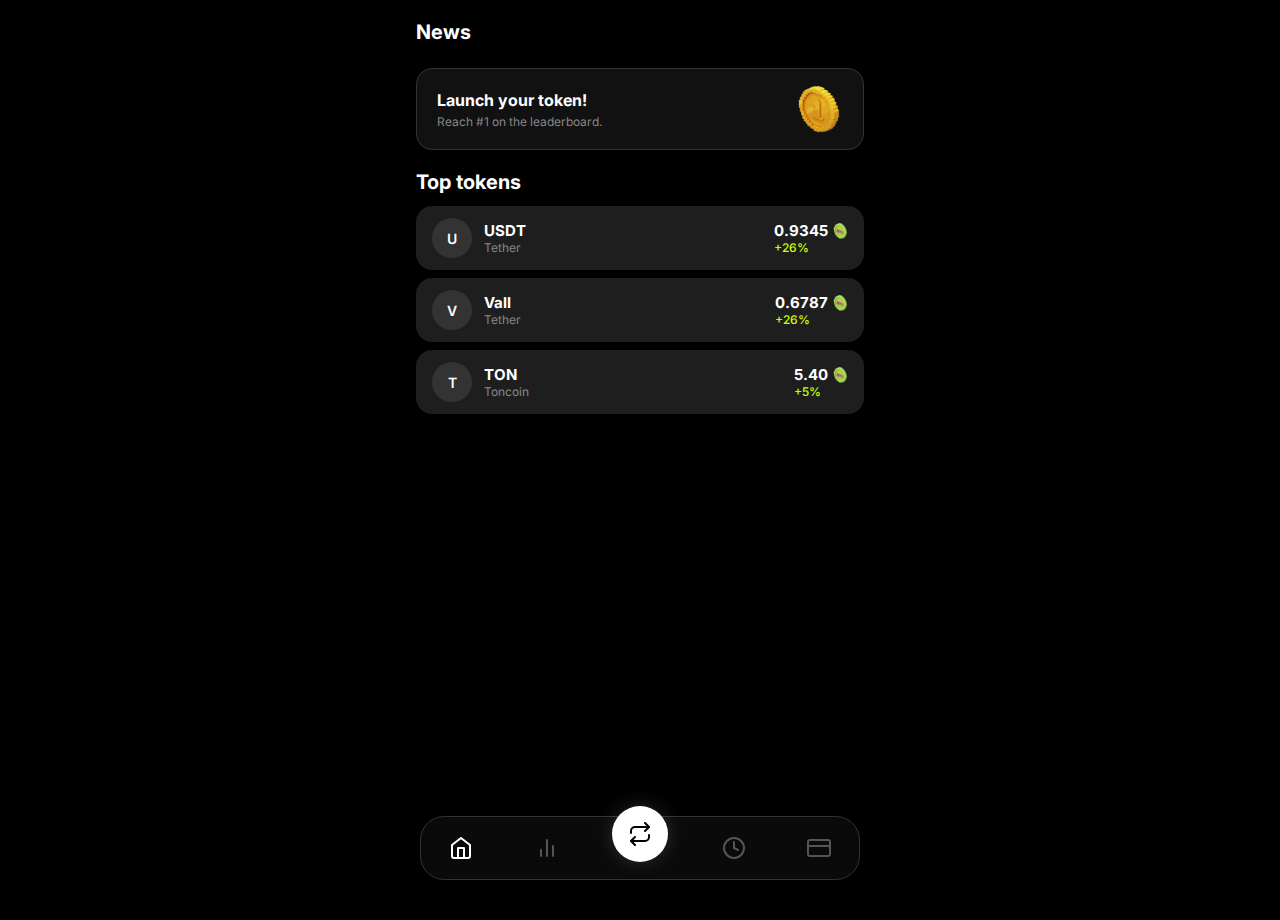
<file: Index.html>
<!DOCTYPE html>
<html lang="ru">
<head>
    <meta charset="UTF-8">
    <meta name="viewport" content="width=device-width, initial-scale=1.0, maximum-scale=1.0, user-scalable=no">
    <title>Home</title>
    <link href="https://fonts.googleapis.com/css2?family=Inter:wght@400;500;600;700&display=swap" rel="stylesheet">
    <link rel="stylesheet" href="style.css">
    <script src="https://telegram.org/js/telegram-web-app.js"></script>
</head>
<body>

    <div class="section-title" style="margin-top: 20px;">News</div>

    <!-- Карусель -->
    <div class="carousel-container" id="newsSlider"></div>

    <!-- Баннер Launch -->
    <div class="launch-card" onclick="location.href='wallet.html'">
        <div class="launch-text">
            <h3>Launch your token!</h3>
            <p>Reach #1 on the leaderboard.</p>
        </div>
        <img src="Sprites/CoinIcon.png" class="coin-icon-3d" alt="coin">
    </div>

    <!-- Top Tokens -->
    <div class="section-title">Top tokens</div>

    <div class="token-list" style="padding-bottom: 120px;">
        <!-- Item 1 -->
        <div class="token-item" onclick="location.href='crypto_info.html'">
            <div class="token-left">
                <div class="token-icon-circle">U</div>
                <div class="token-info-text"><span class="t-name">USDT</span><span class="t-sub">Tether</span></div>
            </div>
            <div class="token-right">
                <div class="t-price" style="display: flex; align-items: center; justify-content: flex-end; gap: 4px;">
                    0.9345 
                    <img src="Sprites/Blyx.png" style="width: 16px; height: 16px; object-fit: contain;">
                </div>
                <div class="t-change">+26%</div>
            </div>
        </div>
        <!-- Item 2 -->
        <div class="token-item" onclick="location.href='crypto_info.html'">
            <div class="token-left">
                <div class="token-icon-circle">V</div>
                <div class="token-info-text"><span class="t-name">Vall</span><span class="t-sub">Tether</span></div>
            </div>
            <div class="token-right">
                <div class="t-price" style="display: flex; align-items: center; justify-content: flex-end; gap: 4px;">
                    0.6787
                    <img src="Sprites/Blyx.png" style="width: 16px; height: 16px; object-fit: contain;">
                </div>
                <div class="t-change">+26%</div>
            </div>
        </div>
        <!-- Item 3 -->
        <div class="token-item" onclick="location.href='crypto_info.html'">
            <div class="token-left">
                <div class="token-icon-circle">T</div>
                <div class="token-info-text"><span class="t-name">TON</span><span class="t-sub">Toncoin</span></div>
            </div>
            <div class="token-right">
                <div class="t-price" style="display: flex; align-items: center; justify-content: flex-end; gap: 4px;">
                    5.40
                    <img src="Sprites/Blyx.png" style="width: 16px; height: 16px; object-fit: contain;">
                </div>
                <div class="t-change">+5%</div>
            </div>
        </div>
    </div>

    <!-- Bottom Nav -->
    <div class="bottom-nav">
        <div class="nav-item active">
            <svg class="icon" viewBox="0 0 24 24"><path d="M3 9l9-7 9 7v11a2 2 0 0 1-2 2H5a2 2 0 0 1-2-2z"></path><polyline points="9 22 9 12 15 12 15 22"></polyline></svg>
        </div>
        <div class="nav-item" onclick="location.href='markets.html'">
            <svg class="icon" viewBox="0 0 24 24"><line x1="18" y1="20" x2="18" y2="10"></line><line x1="12" y1="20" x2="12" y2="4"></line><line x1="6" y1="20" x2="6" y2="14"></line></svg>
        </div>
        <div class="nav-trade-circle" onclick="location.href='crypto_info.html'">
            <svg class="icon" style="color:black;" viewBox="0 0 24 24"><polyline points="17 1 21 5 17 9"></polyline><path d="M3 11V9a4 4 0 0 1 4-4h14"></path><polyline points="7 23 3 19 7 15"></polyline><path d="M21 13v2a4 4 0 0 1-4 4H3"></path></svg>
        </div>
        <div class="nav-item">
            <svg class="icon" viewBox="0 0 24 24"><circle cx="12" cy="12" r="10"></circle><polyline points="12 6 12 12 16 14"></polyline></svg>
        </div>
        <div class="nav-item" onclick="location.href='wallet.html'">
            <svg class="icon" viewBox="0 0 24 24"><rect x="1" y="4" width="22" height="16" rx="2" ry="2"></rect><line x1="1" y1="10" x2="23" y2="10"></line></svg>
        </div>
    </div>

    <script src="stocks.js"></script>
    <script>
        const tg = window.Telegram.WebApp;
        tg.expand();
        tg.setHeaderColor('#000000');

        function openStockLink(link) {
            if (!link || link === '#') return;
            if (link.startsWith('http') || link.startsWith('https') || link.startsWith('tg://')) {
                if (link.includes('t.me')) tg.openTelegramLink(link);
                else tg.openLink(link);
            } else location.href = link;
        }

        const slider = document.getElementById('newsSlider');
        function renderStocks() {
            if (!slider || !stocksData) return;
            slider.innerHTML = ''; 
            stocksData.forEach((stock, index) => {
                const card = document.createElement('div');
                card.className = 'news-card';
                let dotsHtml = '<div class="carousel-dots">';
                stocksData.forEach((_, i) => dotsHtml += `<div class="dot ${i === index ? 'active' : ''}"></div>`);
                dotsHtml += '</div>';
                card.innerHTML = `
                    <img src="${stock.bgImage}" class="news-bg" alt="bg">
                    <div class="news-content">
                        <div class="news-title">${stock.title}</div>
                        <div class="action-btn-small" onclick="openStockLink('${stock.btnLink}')">${stock.btnText}</div>
                    </div>
                    <img src="${stock.iconImage}" class="banner-icon" alt="icon">
                    ${dotsHtml}
                `;
                slider.appendChild(card);
            });
        }
        renderStocks();

        let autoScrollTimer;
        if(slider) {
            const runAutoScroll = () => {
                autoScrollTimer = setInterval(() => {
                    const cardWidth = slider.offsetWidth;
                    const scrollAmount = cardWidth + 20; 
                    const maxScroll = slider.scrollWidth - slider.clientWidth;
                    if (slider.scrollLeft >= maxScroll - 10) slider.scrollTo({ left: 0, behavior: 'smooth' });
                    else slider.scrollTo({ left: slider.scrollLeft + scrollAmount, behavior: 'smooth' });
                }, SLIDE_DURATION); 
            };
            runAutoScroll();
            slider.addEventListener('touchstart', () => clearInterval(autoScrollTimer));
            slider.addEventListener('touchend', () => runAutoScroll());
            slider.addEventListener('scroll', () => {
                const scrollLeft = slider.scrollLeft;
                const cardWidth = slider.offsetWidth;
                const index = Math.round(scrollLeft / cardWidth);
                document.querySelectorAll('.news-card').forEach(card => {
                    const dots = card.querySelectorAll('.dot');
                    dots.forEach(d => d.classList.remove('active'));
                    if(dots[index]) dots[index].classList.add('active');
                });
            });
        }
    </script>
</body>
</html>
</file>
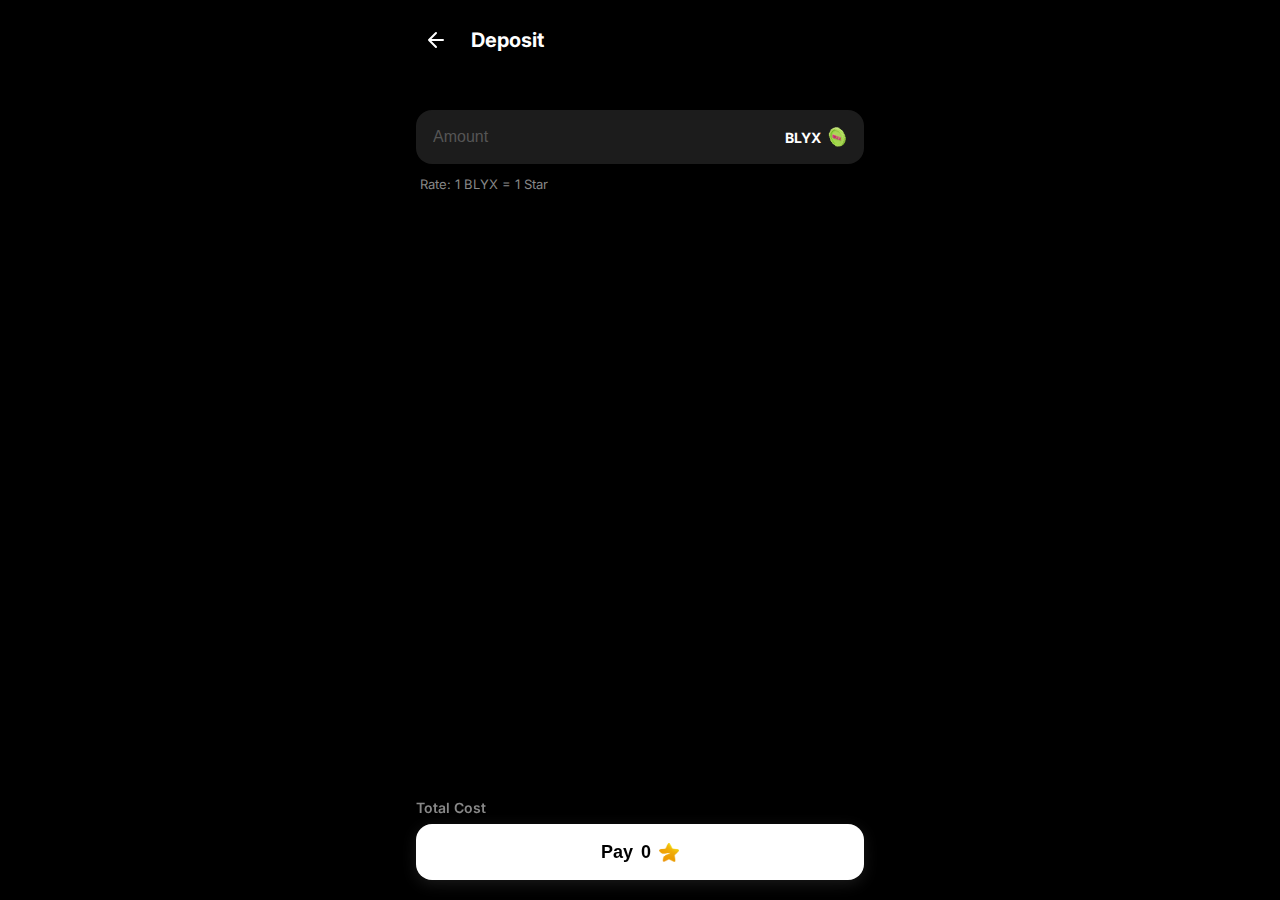
<file: deposit.html>
<!DOCTYPE html>
<html lang="en">
<head>
    <meta charset="UTF-8">
    <meta name="viewport" content="width=device-width, initial-scale=1.0, maximum-scale=1.0, user-scalable=no">
    <title>Deposit</title>
    <link href="https://fonts.googleapis.com/css2?family=Inter:wght@400;500;600;700;800&display=swap" rel="stylesheet">
    <!-- Твои стили -->
    <link rel="stylesheet" href="style.css">
    <script src="https://telegram.org/js/telegram-web-app.js"></script>
</head>
<body>

    <!-- Header -->
    <div class="header-nav">
        <button class="back-btn" onclick="window.history.back()">
            <svg class="icon" viewBox="0 0 24 24"><path d="M19 12H5M12 19l-7-7 7-7"/></svg>
        </button>
        <div class="header-title">Deposit</div>
    </div>

    <!-- Content -->
    <div style="padding: 20px 16px;">
        
        <!-- Input Wrapper (Вводим сколько хотим BLYX) -->
        <div class="input-wrapper">
            <input type="number" id="amountInput" placeholder="Amount" oninput="updateButton()">
            <div class="input-suffix">
                <span>BLYX</span>
                <!-- Иконка Blyx вместо Звезды -->
                <img src="Sprites/Blyx.png" class="star-icon-small" alt="blyx">
            </div>
        </div>

        <!-- Info Text -->
        <p class="text-sec" style="margin-left: 4px; margin-top: 8px;">Rate: 1 BLYX = 1 Star</p>
    </div>

    <!-- Bottom Fixed Panel -->
    <div class="bottom-cost-panel">
        <div class="cost-label">Total Cost</div>
        <button class="btn-white-large" id="payBtn" onclick="handleDeposit()">
            Pay <span id="btnAmount">0</span>
            <!-- На кнопке оставляем звезду, так как оплата в Stars -->
            <img src="Sprites/star.png" class="star-icon-small" alt="star">
        </button>
    </div>

    <script>
        const tg = window.Telegram.WebApp;
        tg.expand();
        tg.setHeaderColor('#000000');
        tg.enableClosingConfirmation();

        // ==========================================
        // ВСТАВЬ СЮДА ССЫЛКУ НА ТВОЙ VERCEL СЕРВЕР
        // Пример: "sdadw3easdwewfrd-o2j0ztwhs-afefs-projects-2f3e45d4.vercel.app"
        // Без слеша в конце!
        const BACKEND_URL = "https://sdadw3easdwewfrd.vercel.app"; 
        // ==========================================

        const userId = tg.initDataUnsafe?.user?.id;

        function updateButton() {
            const val = document.getElementById('amountInput').value;
            // Обновляем кнопку (Курс 1 к 1, поэтому цифры совпадают)
            document.getElementById('btnAmount').innerText = val ? val : '0';
        }

        async function handleDeposit() {
            const amount = parseInt(document.getElementById('amountInput').value);
            
            if (!amount || amount <= 0) {
                tg.showPopup({ title: 'Error', message: 'Please enter a valid amount' });
                return;
            }

            // Проверка, что ты вставил ссылку
            if (BACKEND_URL.includes("ТВОЙ-ПРОЕКТ")) {
                tg.showAlert("Ошибка: Вы не указали ссылку на сервер в коде deposit.html!");
                return;
            }

            const btn = document.getElementById('payBtn');
            const originalText = document.getElementById('btnAmount').innerText;
            
            // Блокируем кнопку
            btn.disabled = true;
            btn.style.opacity = "0.7";

            try {
                // Отправляем запрос на ТВОЙ внешний сервер
                const response = await fetch(`${BACKEND_URL}/create-invoice`, {
                    method: 'POST',
                    headers: { 'Content-Type': 'application/json' },
                    body: JSON.stringify({ 
                        userId: userId,
                        amount: amount 
                    })
                });

                const data = await response.json();

                if (!data.ok) {
                    throw new Error(data.error || 'Failed to create invoice');
                }

                // Открываем оплату Stars
                tg.openInvoice(data.link, (status) => {
                    if (status === 'paid') {
                        tg.showPopup({ 
                            title: 'Success!', 
                            message: `Successfully deposited ${amount} BLYX.` 
                        }, () => {
                            window.history.back(); // Успех
                        });
                    } else {
                        // Отмена
                        btn.disabled = false;
                        btn.style.opacity = "1";
                    }
                });

            } catch (error) {
                console.error(error);
                tg.showAlert("Connection Error: " + error.message);
                btn.disabled = false;
                btn.style.opacity = "1";
            }
        }
    </script>
</body>
</html>
</file>
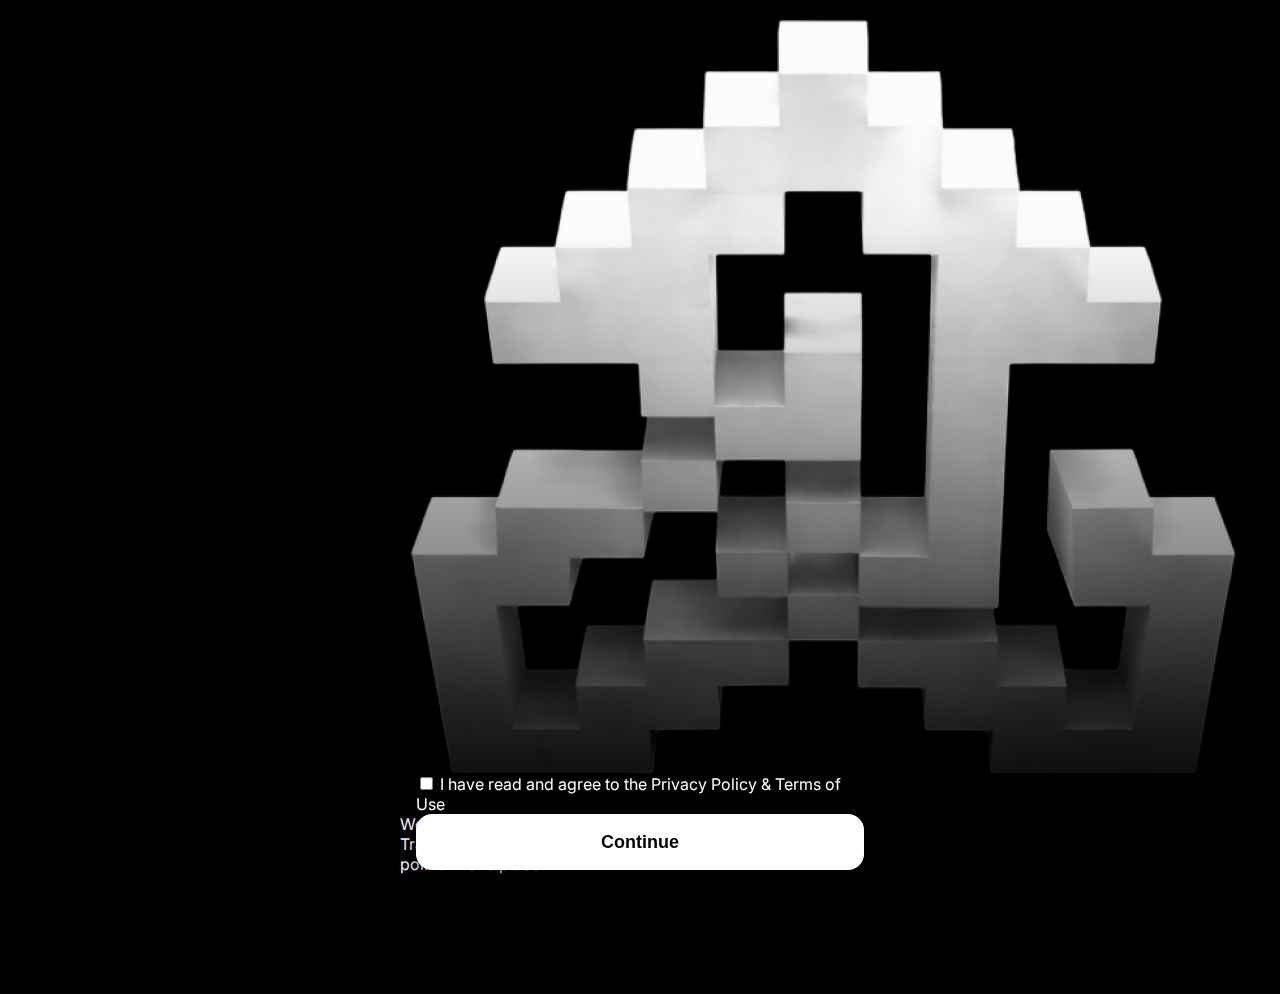
<file: privacypolicy.html>
<!DOCTYPE html>
<html lang="en">
<head>
    <meta charset="UTF-8">
    <meta name="viewport" content="width=device-width, initial-scale=1.0, maximum-scale=1.0, user-scalable=no">
    <title>Welcome</title>
    <link href="https://fonts.googleapis.com/css2?family=Inter:wght@400;500;600;700;800&display=swap" rel="stylesheet">
    <link rel="stylesheet" href="style.css">
    <script src="https://telegram.org/js/telegram-web-app.js"></script>
</head>
<body>

    <div class="privacy-container">
        <!-- Иконка изменена на bitlyicon.png -->
        <img src="Sprites/bitlyicon.png" class="brand-icon" alt="Bitly" onerror="this.src='Sprites/CoinIcon.png'">
        
        <div class="welcome-title">Welcome to Bitly</div>
        <div class="welcome-sub">
            Trade. Exchange. Grow. Everything for fast deals and earning points in one place.
        </div>
    </div>

    <!-- Фиксированная нижняя панель -->
    <div class="fixed-bottom-bar" style="bottom: 30px;">
        
        <!-- ЧЕКБОКС С ВСТРОЕННОЙ ССЫЛКОЙ -->
        <label class="checkbox-row" style="margin-bottom: 20px; align-items: flex-start;">
            <input type="checkbox" id="policyCheckbox" onchange="toggleButton()">
            <span class="checkmark" style="margin-top: 2px;"></span>
            
            <span class="checkbox-text">
                I have read and agree to the 
                <!-- При клике открываем правила, stopPropagation чтобы не ставилась галочка -->
                <span class="privacy-link" onclick="openRules(event)">Privacy Policy & Terms of Use</span>
            </span>
        </label>

        <!-- Кнопка Продолжить (Заблокирована по умолчанию) -->
        <button id="continueBtn" class="btn-buy-floating btn-locked" onclick="acceptAndStart()">
            Continue
        </button>
    </div>

    <script>
    const tg = window.Telegram.WebApp;
    tg.expand();
    tg.setHeaderColor('#000000');

    // Функция открытия правил
    function openRules(e) {
        e.preventDefault(); 
        e.stopPropagation();
        location.href = 'rules.html';
    }

    // Логика кнопки
    function toggleButton() {
        const chk = document.getElementById('policyCheckbox');
        const btn = document.getElementById('continueBtn');
        if(chk && chk.checked) {
            btn.classList.remove('btn-locked');
        } else if (btn) {
            btn.classList.add('btn-locked');
        }
    }

    // ВЫЗЫВАЕМ ФУНКЦИЮ СРАЗУ ПРИ ЗАГРУЗКЕ
    // Это проверит, стоит ли галочка (если пользователь вернулся назад)
    toggleButton();

    // Принятие и вход
    function acceptAndStart() {
        localStorage.setItem('privacy_accepted', 'true');
        location.replace('index.html');
    }
</script>
</body>
</html>
</file>
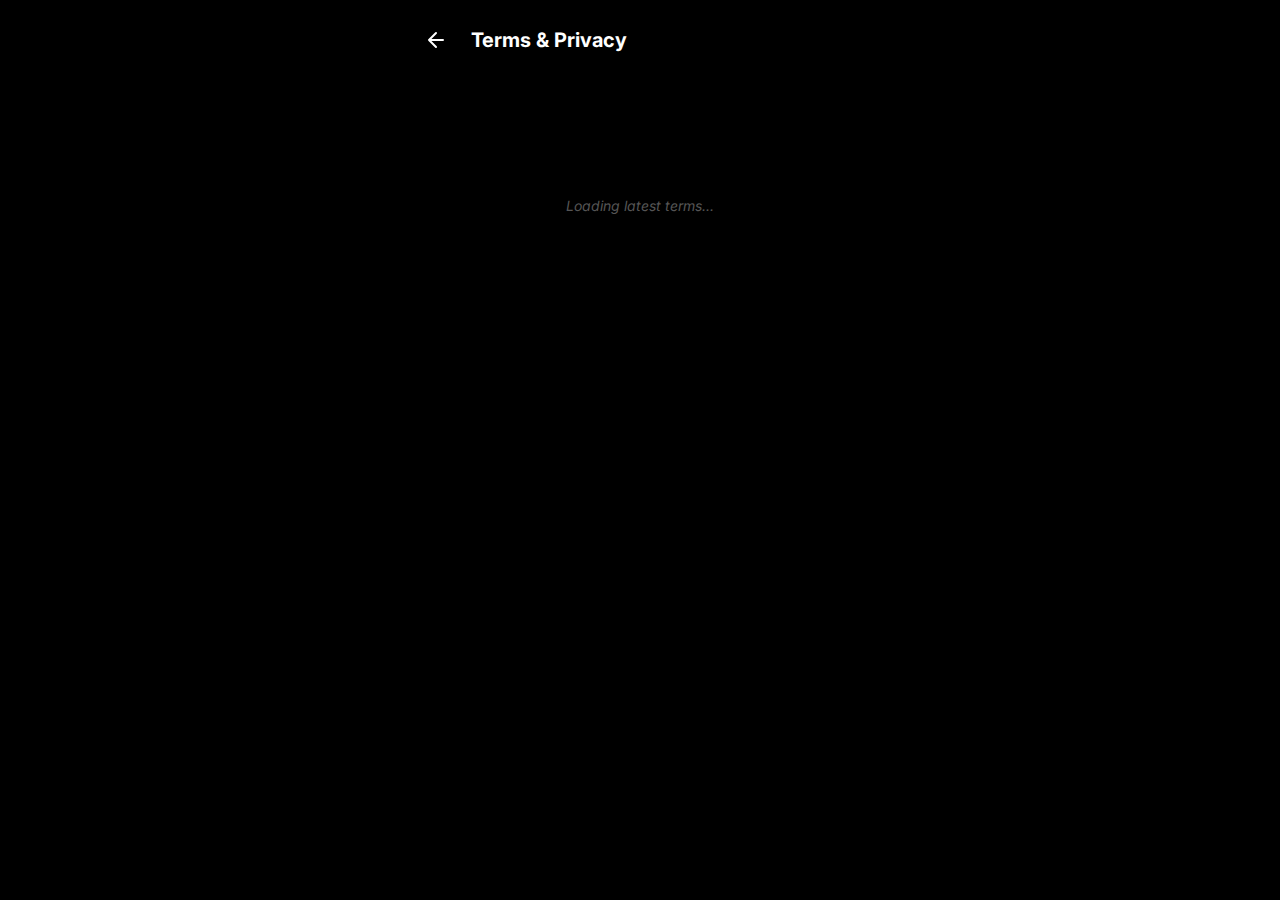
<file: rules.html>
<!DOCTYPE html>
<html lang="en">
<head>
    <meta charset="UTF-8">
    <meta name="viewport" content="width=device-width, initial-scale=1.0, maximum-scale=1.0, user-scalable=no">
    <title>Terms & Privacy</title>
    <link href="https://fonts.googleapis.com/css2?family=Inter:wght@400;500;600;700&display=swap" rel="stylesheet">
    <link rel="stylesheet" href="style.css">
    <script src="https://telegram.org/js/telegram-web-app.js"></script>
    <style>
        body {
            background-color: #000;
            color: #fff;
            padding-bottom: 40px;
        }
        
        /* Текст правил из TXT файла */
        #rules-content {
            white-space: pre-wrap; /* Сохраняет абзацы и переносы из TXT */
            color: #aaa;
            font-size: 14px;
            line-height: 1.6;
            margin-top: 20px;
        }

        .loading-text {
            color: #555;
            font-style: italic;
            text-align: center;
            margin-top: 50px;
        }

        .error-text {
            color: #ff3b30;
            text-align: center;
            margin-top: 50px;
        }
    </style>
</head>
<body>

    <!-- ВЕРХНЯЯ ПАНЕЛЬ -->
    <div class="header-nav">
        <!-- Кнопка назад возвращает на страницу приветствия -->
        <button class="back-btn" onclick="goBack()">
            <svg class="icon" viewBox="0 0 24 24" width="24" height="24">
                <path d="M19 12H5M12 19l-7-7 7-7" stroke="currentColor" stroke-width="2" stroke-linecap="round" stroke-linejoin="round"/>
            </svg>
        </button>
        <div class="header-title">Terms & Privacy</div>
    </div>

    <!-- КОНТЕНТ -->
    <div class="content-section" style="padding: 0 20px;">
        <div id="rules-content">
            <div class="loading-text">Loading latest terms...</div>
        </div>
    </div>

    <script>
        const tg = window.Telegram.WebApp;
        tg.expand();
        tg.setHeaderColor('#000000');

        // Настройки GitHub (замените на свои данные)
        const GITHUB_USER = 'Bitlyy';
        const GITHUB_REPO = 'privacypolicy';
        const FILE_NAME = 'rules_latest.txt'; // Имя файла на Гитхабе

        // Функция возврата
        function goBack() {
            // Если вы используете отдельный файл приветствия (например welcome.html)
            // то лучше явно указать переход, чтобы не потерять состояние галочки
            if (window.history.length > 1) {
                window.history.back();
            } else {
                location.href = 'welcome.html'; 
            }
        }

        // Загрузка правил с GitHub
        async function fetchRules() {
            const container = document.getElementById('rules-content');
            
            // Прямая ссылка на RAW файл
            const url = `https://raw.githubusercontent.com/${GITHUB_USER}/${GITHUB_REPO}/main/${FILE_NAME}`;

            try {
                // Добавляем timestamp, чтобы избежать кэширования старой версии файла
                const response = await fetch(url + '?t=' + new Date().getTime());
                
                if (!response.ok) throw new Error('Could not load file');

                const text = await response.text();
                container.innerText = text; // Вставляем чистый текст
                
            } catch (error) {
                console.error('Rules loading error:', error);
                container.innerHTML = `
                    <div class="error-text">
                        <b>Failed to load terms.</b><br>
                        Please check your internet connection.
                    </div>
                `;
            }
        }

        // Запускаем загрузку при открытии
        fetchRules();
    </script>
</body>
</html>
</file>
<file: style.css>
:root {
    --bg: #000000;
    --surface: #111111;
    --surface-light: #1E1E1E;
    --border: #333333;
    --primary: #FFFFFF;
    --text: #FFFFFF;
    --text-sec: #888888;
    
    /* Colors */
    --accent-green: #CCFF00;
    --accent-red: #FF3B30;
    --accent-pink: #FF66C4;
    --accent-orange: #FFA500;
    --accent-blue: #0088CC;
}

/* =========================================
   GLOBAL RESET
========================================= */
* {
    box-sizing: border-box;
    outline: none;
    -webkit-tap-highlight-color: transparent;
    -webkit-user-select: none;
    user-select: none;
}

input, textarea {
    -webkit-user-select: text;
    user-select: text;
}

html {
    background-color: var(--bg);
    width: 100%;
    height: 100%;
}

body {
    margin: 0 auto;
    padding: 0;
    background-color: var(--bg);
    color: var(--text);
    font-family: 'Inter', sans-serif;
    overflow-x: hidden;
    padding-bottom: 120px;
    max-width: 480px;
    min-height: 100vh;
}

img { pointer-events: none; display: block; }
h1, h2, h3, h4, p { margin: 0; }
a { text-decoration: none; color: inherit; }

/* Interactive Elements */
button, a, input, textarea, .action-btn, .action-btn-small, 
.card-icon-area, .nav-item, .nav-trade-circle, .token-item, 
.launch-card, .crypto-card, .btn-white-large, .back-btn, 
.market-item, .btn-launch-pill, .upload-circle, .time-btn, 
.social-card, .filter-chip, .oc-buy-btn, .m-filter-btn, 
.p-tab, .hist-card, .goods-item {
    pointer-events: auto;
    cursor: pointer;
}
button { border: none; }

/* === UTILS === */
.text-sec { color: var(--text-sec); font-size: 13px; }
.flex-between { display: flex; justify-content: space-between; align-items: center; }
.hidden { display: none !important; }

/* === ICONS === */
.icon { 
    width: 24px; height: 24px; fill: none; stroke: currentColor; 
    stroke-width: 2; stroke-linecap: round; stroke-linejoin: round; 
    pointer-events: none; 
}
.icon-blyx-right {
    width: 16px; height: 16px; object-fit: contain;
    transform: translateY(-1px); margin-left: 4px;
}

/* === BUTTONS & INPUTS === */
.btn { 
    border: none; border-radius: 12px; padding: 14px; font-size: 16px; 
    font-weight: 700; cursor: pointer; transition: opacity 0.2s; 
    width: 100%; display: flex; justify-content: center; align-items: center; 
}
.btn:active { opacity: 0.8; }
.btn-primary { background: var(--primary); color: #000000; }

.btn-white-large {
    background: white; color: black; height: 56px; border-radius: 16px; 
    font-size: 18px; font-weight: 800; display: flex; align-items: center; 
    justify-content: center; gap: 8px; width: 100%; border: none; cursor: pointer;
    box-shadow: 0 4px 15px rgba(255,255,255,0.1);
}
.btn-white-large:active { opacity: 0.9; }
.btn-disabled { background: #333 !important; color: #777 !important; pointer-events: none; }

.back-btn { 
    background: transparent; border: none; padding: 8px; color: white; 
    cursor: pointer; display: flex; align-items: center; 
}

.btn-buy-floating {
    width: 100%; height: 56px; background: #FFFFFF; color: #000;
    border-radius: 16px; border: none; font-size: 18px; font-weight: 800;
    cursor: pointer; box-shadow: 0 5px 20px rgba(0,0,0,0.5);
    display: flex; justify-content: center; align-items: center; gap: 8px;
    transition: all 0.2s;
}
.btn-text { background: none; border: none; color: white; font-weight: 600; font-size: 16px; padding: 10px; }

/* Input Wrappers */
.input-wrapper { 
    background: #1c1c1c; border-radius: 16px; 
    border: 1px solid transparent; 
    display: flex; align-items: center; 
    padding: 0 16px; height: 54px; margin-bottom: 12px; 
    transition: border 0.2s; width: 100%; 
}
.input-wrapper:focus-within { border-color: #333; }
.input-wrapper input { 
    flex: 1; background: transparent; border: none; 
    color: white; font-size: 16px; font-weight: 500; 
    height: 100%; padding: 0; 
}
.input-wrapper input::placeholder { color: #555; }
.input-suffix { display: flex; align-items: center; gap: 6px; font-size: 14px; font-weight: 700; color: white; }
.star-icon-small { width: 20px; height: 20px; object-fit: contain; }

/* Row Inputs (Min/Max limits) */
.row-inputs {
    display: flex;
    gap: 12px;
    width: 100%;
}
.row-inputs > div {
    flex: 1;
    min-width: 0;
}

/* Validation Error Text */
.error-text {
    color: #FF3B30;
    font-size: 12px;
    margin-top: 5px;
    margin-bottom: 10px;
    min-height: 15px;
    font-weight: 500;
}

/* Avatar inside Input */
.input-with-avatar { position: relative; display: flex; align-items: center; }
.avatar-preview {
    width: 32px; height: 32px; border-radius: 50%; object-fit: cover;
    margin-right: 10px; display: none; background: #333; border: 1px solid #555; flex-shrink: 0;
}
.avatar-visible { display: block; animation: fadeIn 0.3s ease; }
@keyframes fadeIn { from { opacity: 0; transform: scale(0.8); } to { opacity: 1; transform: scale(1); } }

/* =========================================
   LAUNCH SCREEN (CREATE TOKEN)
========================================= */
.header-nav { 
    display: flex; align-items: center; gap: 15px; 
    padding: 20px 16px; margin-bottom: 10px; width: 100%; 
}
.header-title { font-size: 20px; font-weight: 700; }

.step-header { display: flex; align-items: center; gap: 10px; margin-bottom: 20px; }
.step-badge { 
    background: var(--accent-green); color: black; width: 24px; height: 24px; 
    border-radius: 50%; display: flex; align-items: center; justify-content: center; 
    font-size: 14px; font-weight: 700; 
}
.step-title-text { font-size: 20px; font-weight: 700; }

.upload-circle { 
    width: 80px; height: 80px; background: var(--surface-light); border-radius: 50%; 
    display: flex; align-items: center; justify-content: center; cursor: pointer; 
    overflow: hidden; position: relative; border: 1px solid var(--border); 
}
.upload-circle img { width: 100%; height: 100%; object-fit: cover; }
.upload-placeholder { font-size: 30px; color: var(--text-sec); }

.launch-label { font-size: 14px; font-weight: 600; margin-bottom: 8px; display: block; margin-top: 20px; }
.label-row { display: flex; justify-content: space-between; align-items: flex-end; margin-bottom: 8px; margin-top: 20px; }
.char-counter { font-size: 14px; font-weight: 600; color: #555; }

.launch-input-box { 
    background: var(--surface-light); border-radius: 12px; padding: 14px 16px; 
    border: 1px solid transparent; width: 100%;
}
.launch-input-box:focus-within { border-color: var(--text-sec); }
.launch-input-box input, .launch-input-box textarea { 
    background: transparent; border: none; color: white; font-size: 16px; width: 100%; padding: 0; 
}
.launch-input-box textarea { resize: none; height: 80px; }

/* Review Step */
.review-label { font-size: 14px; color: var(--text-sec); font-weight: 600; margin-bottom: 10px; text-align: left; }
.big-price-container { display: flex; align-items: center; justify-content: flex-start; gap: 8px; width: 100%; margin-bottom: 8px; position: relative; }
.big-price-input {
    background: transparent; border: none; color: white; font-size: 48px; font-weight: 800;
    padding: 0; margin: 0; text-align: left; line-height: 1.2; height: auto;
    min-width: 40px; width: 40px; max-width: calc(100% - 60px); z-index: 2;
}
.big-icon { width: 42px; height: 42px; object-fit: contain; flex-shrink: 0; margin-top: 4px; }
.token-calc-text { font-size: 13px; color: var(--text-sec); font-weight: 500; text-align: left; }
#widthMachine { position: absolute; visibility: hidden; height: 0; font-size: 48px; font-weight: 800; white-space: pre; left: 0; }

.cost-info-row { display: flex; justify-content: space-between; align-items: center; margin-bottom: 12px; padding: 0 4px; }
.cost-text-left { font-size: 13px; color: var(--text-sec); font-weight: 500; }
.cost-highlight { color: white; font-weight: 700; }
.btn-icon { width: 24px; height: 24px; object-fit: contain; margin-bottom: -2px; }

.fixed-bottom-bar {
    position: fixed; bottom: 20px; left: 50%; transform: translateX(-50%);
    width: 100%; max-width: 480px; padding: 0 16px; z-index: 9999;
}
.bottom-cost-panel {
    position: fixed; bottom: 20px; left: 50%; transform: translateX(-50%);
    width: 100%; max-width: 480px; padding: 0 16px; z-index: 100;
}
.cost-label { margin-bottom: 8px; font-size: 14px; color: #888; font-weight: 600; }

/* --- REAL CROPPER STYLES --- */
.cropper-overlay {
    position: fixed; top: 0; left: 0; right: 0; bottom: 0;
    background: #000; z-index: 10000;
    display: none; flex-direction: column;
}
.cropper-body {
    flex: 1; position: relative; overflow: hidden;
    display: flex; align-items: center; justify-content: center;
}
#cropperImg { position: absolute; transform-origin: center; will-change: transform; }
.cropper-mask {
    position: absolute; top: 0; left: 0; right: 0; bottom: 0;
    background: radial-gradient(circle 120px at center, transparent 120px, rgba(0,0,0,0.7) 122px);
    pointer-events: none; border: 2px solid rgba(255,255,255,0.1);
}
.cropper-circle-guide {
    position: absolute; width: 240px; height: 240px;
    border: 2px solid #fff; border-radius: 50%;
    pointer-events: none;
    box-shadow: 0 0 0 9999px rgba(0, 0, 0, 0.7);
}
.cropper-footer {
    height: 80px; background: #111;
    display: flex; justify-content: space-between; align-items: center;
    padding: 0 24px; z-index: 10001;
}
.btn-pill-white { background: white; color: black; border: none; padding: 8px 20px; border-radius: 20px; font-weight: 700; font-size: 14px; }


/* =========================================
   CRYPTO INFO (NEW DESIGN & STATS)
========================================= */

/* Header */
.launch-header {
    position: relative; width: 100%;
    background: url('Sprites/WaveBg.png') no-repeat center center;
    background-size: cover; 
    border-bottom-left-radius: 32px;
    border-bottom-right-radius: 32px;
    padding-top: 10px; padding-bottom: 30px;
    text-align: center; margin-bottom: 20px;
    border-bottom: 1px solid #222;
}
.top-nav { display: flex; justify-content: space-between; align-items: center; padding: 10px 16px; }

/* Token Info */
.token-avatar-big {
    width: 80px; height: 80px; border-radius: 50%;
    object-fit: cover; margin: 10px auto 10px;
    box-shadow: 0 4px 20px rgba(0,0,0,0.5);
    border: 2px solid rgba(255,255,255,0.1);
}
.token-name-header {
    font-size: 24px; font-weight: 800; text-transform: uppercase;
    margin-bottom: 15px; letter-spacing: 0.5px; color: white;
}

/* Stats: Holders | Transactions */
.stats-split-row {
    display: flex; align-items: center; justify-content: center;
    gap: 15px; margin-bottom: 15px;
    font-size: 13px; font-weight: 600; color: #888;
}
.stat-box { display: flex; align-items: center; gap: 6px; }
.stat-val { color: white; font-weight: 700; }
.divider-v { width: 1px; height: 12px; background: #444; }

/* Market Cap (Centered Big) */
.market-cap-row {
    display: flex; align-items: center; justify-content: center;
    gap: 8px; margin-bottom: 20px;
}
.mc-val { font-size: 32px; font-weight: 800; color: white; line-height: 1; }
.mc-icon { width: 28px; height: 28px; object-fit: contain; }

.market-cap-text { font-size: 42px; font-weight: 800; color: #FFFFFF; margin-bottom: 25px; text-shadow: 0 0 20px rgba(255,255,255,0.15); } 

/* Bonding Curve Progress */
.progress-container { padding: 0 24px; margin-bottom: 10px; }
.p-bar-bg {
    width: 100%; height: 6px; background: rgba(255,255,255,0.2);
    border-radius: 4px; position: relative; margin-bottom: 8px;
}
.p-bar-fill {
    position: absolute; left: 0; top: 0; bottom: 0;
    background: #FFFFFF; border-radius: 4px;
    box-shadow: 0 0 10px rgba(255,255,255,0.5);
    transition: width 0.3s ease;
}
.p-labels { display: flex; justify-content: space-between; font-size: 12px; font-weight: 600; color: #EEE; }

/* Tabs */
.tabs-scroll {
    display: flex; gap: 20px; padding: 0 20px; margin-bottom: 15px;
    overflow-x: auto; scrollbar-width: none;
    border-bottom: 1px solid #222;
}
.tab-link {
    padding: 10px 0; font-size: 15px; font-weight: 600; color: #777;
    position: relative; cursor: pointer; white-space: nowrap; transition: color 0.2s;
}
.tab-link.active { color: #FFFFFF; }
.tab-link.active::after {
    content: ''; position: absolute; bottom: 0; left: 50%; transform: translateX(-50%);
    width: 4px; height: 4px; background: #FFFFFF; border-radius: 50%;
}

.content-section { padding: 0 16px; }

/* Chart Controls (UPDATED for Scrolling) */
.chart-controls { 
    display: flex; gap: 8px; margin-bottom: 10px; align-items: center; padding-left: 4px; 
    overflow-x: auto; scrollbar-width: none; 
}
.time-btn {
    font-size: 13px; font-weight: 700; color: #555;
    padding: 6px 12px; border-radius: 8px; cursor: pointer;
    transition: 0.2s; background: #111; white-space: nowrap;
}
.time-btn.active { color: #000; background: #FFF; }
.chart-area { height: 320px; width: 100%; background: transparent; position: relative; overflow: hidden; margin-bottom: 20px; }
.chart-area canvas { display: block; width: 100%; height: 100%; }

/* Transactions List */
.trans-summary {
    background: var(--surface-light); border-radius: 16px;
    padding: 16px; display: flex; justify-content: space-between;
    align-items: center; margin-bottom: 20px; border: 1px solid #222;
}
.ts-item { display: flex; flex-direction: column; }
.ts-label { font-size: 12px; color: var(--text-sec); display: flex; align-items: center; gap: 6px; margin-bottom: 4px;}
.ts-dot { width: 6px; height: 6px; border-radius: 50%; }
.ts-val { font-size: 18px; font-weight: 700; color: white; }
.pie-chart-icon { 
    width: 28px; height: 28px; border: 4px solid #333; 
    border-top: 4px solid var(--accent-green); 
    border-right: 4px solid var(--accent-pink); border-radius: 50%; 
}

.trans-list { display: flex; flex-direction: column; gap: 12px; }
.trans-item { display: flex; justify-content: space-between; align-items: center; padding: 4px 0; }
.ti-left { display: flex; align-items: center; gap: 12px; }
.ti-avatar { width: 36px; height: 36px; border-radius: 50%; background: #333; display: flex; align-items: center; justify-content: center; font-size: 16px; }
.ti-info { display: flex; flex-direction: column; gap: 3px; }
.ti-addr { font-size: 14px; font-weight: 700; color: white; }
.ti-action { font-size: 12px; font-weight: 600; }
.ti-time { color: var(--text-sec); font-weight: 400; margin-left: 4px; }
.ti-right { text-align: right; display: flex; flex-direction: column; align-items: flex-end; }
.ti-amount-row { display: flex; align-items: center; gap: 4px; font-size: 15px; font-weight: 800; color: white; }
.ti-amount-token { font-size: 12px; color: var(--text-sec); margin-top: 2px; }

/* Socials Tab */
.social-list { display: flex; flex-direction: column; gap: 12px; }
.social-card {
    background: var(--surface-light); border: 1px solid #222;
    border-radius: 16px; padding: 16px;
    display: flex; justify-content: space-between; align-items: center;
    transition: background 0.2s;
}
.social-card:active { background: #252525; }
.sc-left { display: flex; flex-direction: column; gap: 4px; }
.sc-title { font-size: 16px; font-weight: 700; color: white; }
.sc-sub { font-size: 12px; color: var(--text-sec); }
.sc-icon { width: 36px; height: 36px; object-fit: contain; }

/* Special Colors */
.bg-orange-soft { background: rgba(255, 165, 0, 0.2); color: orange; }
.bg-pink-soft { background: rgba(255, 105, 180, 0.2); color: hotpink; }
.c-pink { color: var(--accent-pink); }
.c-green { color: var(--accent-green); }

.fixed-action-container {
    position: fixed; bottom: 100px; left: 50%; transform: translateX(-50%);
    width: 100%; max-width: 480px; padding: 0 16px; z-index: 90;
}

/* =========================================
   OTHER SCREENS (HOME/MARKETS/WALLET)
========================================= */
.section-title { width: 100%; padding: 0 16px; margin: 20px 0 12px; font-size: 20px; font-weight: 700; color: white; }
.carousel-container { display: flex; overflow-x: auto; scroll-snap-type: x mandatory; gap: 20px; padding: 0 16px; margin-bottom: 12px; -webkit-overflow-scrolling: touch; scrollbar-width: none; }
.carousel-container::-webkit-scrollbar { display: none; }
.news-card { position: relative; flex: 0 0 100%; width: 100%; height: 160px; border-radius: 20px; background-color: #1c1c1c; overflow: hidden; border: 1px solid var(--border); display: flex; flex-direction: column; justify-content: center; padding: 20px; scroll-snap-align: center; }
.news-bg { position: absolute; top: 0; left: 0; width: 100%; height: 100%; object-fit: cover; z-index: 0; opacity: 0.6; }
.news-content { position: relative; z-index: 1; width: 65%; }
.news-title { font-size: 20px; font-weight: 700; line-height: 1.2; margin-bottom: 15px; color: white; }
.action-btn-small { background: white; color: black; border: none; padding: 10px 24px; border-radius: 24px; font-weight: 700; font-size: 14px; cursor: pointer; display: inline-flex; justify-content: center; align-items: center; width: fit-content; }
.banner-icon { position: absolute; right: 15px; top: 50%; transform: translateY(-50%); height: 85px; width: auto; object-fit: contain; z-index: 2; filter: drop-shadow(0 5px 15px rgba(0,0,0,0.6)); }
.carousel-dots { display: flex; justify-content: center; gap: 6px; position: absolute; bottom: 10px; left: 0; right: 0; z-index: 3; }
.dot { width: 6px; height: 6px; background: rgba(255,255,255,0.3); border-radius: 50%; transition: 0.2s; }
.dot.active { background: #fff; width: 6px; }

.launch-card { background: var(--surface); margin: 0 16px 20px 16px; width: calc(100% - 32px); padding: 16px 20px; border-radius: 16px; border: 1px solid var(--border); display: flex; align-items: center; justify-content: space-between; cursor: pointer; }
.launch-text h3 { font-size: 16px; font-weight: 700; margin-bottom: 4px; }
.launch-text p { font-size: 12px; color: var(--text-sec); margin: 0; }
.coin-icon-3d { width: 48px; height: 48px; object-fit: contain; }

.token-list { width: 100%; padding: 0 16px 120px 16px; display: flex; flex-direction: column; gap: 8px; }
.token-item { background: var(--surface-light); border-radius: 16px; padding: 12px 16px; display: flex; justify-content: space-between; align-items: center; cursor: pointer; }
.token-left { display: flex; align-items: center; gap: 12px; }
.token-icon-circle { width: 40px; height: 40px; background: #333; border-radius: 50%; display: flex; align-items: center; justify-content: center; color: white; font-weight: 600; font-size: 14px; overflow: hidden; }
.token-info-text { display: flex; flex-direction: column; }
.t-name { font-weight: 700; font-size: 15px; color: white; }
.t-sub { font-size: 12px; color: var(--text-sec); }
.t-price { font-weight: 700; font-size: 15px; color: white; }
.t-change { font-size: 12px; color: var(--accent-green); font-weight: 500; }

.balance-card { width: 100%; padding: 40px 16px 20px; text-align: left; }
.balance-label { color: var(--text-sec); font-size: 14px; margin-bottom: 5px; }
.balance-val { font-size: 42px; font-weight: 700; letter-spacing: -1px; color: white; }
.actions-row { display: flex; gap: 12px; width: 100%; padding: 0 16px; margin-bottom: 30px; }
.action-btn { flex: 1; background: var(--surface); border: 1px solid var(--border); border-radius: 16px; height: 80px; display: flex; flex-direction: column; align-items: center; justify-content: center; gap: 8px; cursor: pointer; transition: background 0.2s; }
.action-btn:active { background: var(--surface-light); }
.action-label { font-size: 14px; font-weight: 600; }
.portfolio-section { width: 100%; padding: 0 16px; }
.portfolio-title { font-size: 18px; font-weight: 700; margin-bottom: 15px; }
.portfolio-grid { display: grid; grid-template-columns: repeat(3, 1fr); gap: 12px; }
.crypto-card { background: var(--surface); border: 1px solid var(--border); border-radius: 16px; aspect-ratio: 1 / 1; padding: 12px; display: flex; flex-direction: column; justify-content: space-between; position: relative; cursor: pointer; }
.card-icon-area { flex: 1; display: flex; align-items: center; justify-content: center; }
.card-icon-img { width: 42px; height: 42px; object-fit: cover; border-radius: 50%; }
.token-icon-fallback {
    width: 42px; height: 42px; border-radius: 50%; background: #333;
    display: flex; align-items: center; justify-content: center;
    font-size: 18px; font-weight: 700; color: white;
}
.card-info { display: flex; flex-direction: column; gap: 4px; width: 100%; }
.token-name { font-size: 13px; font-weight: 700; color: white; white-space: nowrap; overflow: hidden; text-overflow: ellipsis; }
.card-row { display: flex; justify-content: space-between; align-items: flex-end; }
.price-tag { font-size: 11px; color: white; font-weight: 600; display: flex; align-items: center; gap: 2px; }
.token-amount { font-size: 11px; color: var(--text-sec); font-weight: 500; }

.market-header { display: flex; justify-content: space-between; align-items: center; padding: 20px 16px 10px; width: 100%; }
.market-title-big { font-size: 20px; font-weight: 700; color: white; }
.btn-launch-pill { background: white; color: black; border: none; border-radius: 20px; padding: 8px 16px; font-size: 14px; font-weight: 700; cursor: pointer; transition: opacity 0.2s; }
.search-container { padding: 10px 16px; margin-top: 5px; margin-bottom: 10px; }
.search-input-box { background: #1c1c1c; border-radius: 16px; display: flex; align-items: center; padding: 0 12px; height: 44px; border: 1px solid transparent; transition: border 0.2s; }
.search-input-box:focus-within { border-color: #333; }
.search-icon { color: #555; width: 20px; height: 20px; }
.search-input { flex: 1; background: transparent; border: none; color: white; font-size: 15px; font-weight: 500; margin-left: 10px; height: 100%; padding: 0; }
.search-input::placeholder { color: #555; }
.market-list { display: flex; flex-direction: column; padding: 0 16px 120px; }
.market-item { display: flex; justify-content: space-between; align-items: center; padding: 12px 0; cursor: pointer; border-bottom: 1px solid #111; }
.market-left { display: flex; align-items: center; gap: 12px; }
.coin-avatar { width: 40px; height: 40px; border-radius: 50%; overflow: hidden; background: #222; display: flex; align-items: center; justify-content: center; }
.coin-img { width: 100%; height: 100%; object-fit: cover; }
.coin-letter { font-weight: 700; color: white; font-size: 16px; }
.market-info { display: flex; flex-direction: column; gap: 2px; }
.market-pair { font-size: 15px; font-weight: 700; color: white; }
.market-right { text-align: right; display: flex; flex-direction: column; gap: 2px; align-items: flex-end; }
.market-price-row { display: flex; align-items: center; gap: 4px; font-size: 15px; font-weight: 700; color: white; }
.market-change { font-size: 12px; font-weight: 600; }
.color-red { color: var(--accent-red); }
.color-green { color: var(--accent-green); }

/* Bottom Nav */
.bottom-nav {
    position: fixed; bottom: 20px; left: 50%; transform: translateX(-50%);
    width: 92%; max-width: 440px; background: #0A0A0A;
    border-radius: 24px; height: 64px;
    display: flex; justify-content: space-between; align-items: center;
    padding: 0 20px; border: 1px solid var(--border);
    box-shadow: 0 10px 40px rgba(0,0,0,0.8); z-index: 100;
}
.nav-item { color: #555; display: flex; align-items: center; justify-content: center; width: 40px; height: 40px; cursor: pointer; transition: 0.2s; }
.nav-item.active { color: #FFF; }
.nav-trade-circle { 
    width: 56px; height: 56px; background: #FFFFFF; border-radius: 50%; 
    display: flex; align-items: center; justify-content: center; color: #000; 
    transform: translateY(-25%); box-shadow: 0 0 20px rgba(255,255,255,0.15); 
    transition: transform 0.2s; cursor: pointer; 
}
.nav-trade-circle:active { transform: translateY(-25%) scale(0.95); }

/* === FILTERS === */
.filter-chips {
    display: flex; gap: 8px; padding: 0 16px; margin-bottom: 15px;
}
.filter-chip {
    background: #111; color: #666; padding: 6px 12px; 
    border-radius: 8px; font-size: 13px; font-weight: 700; 
    transition: 0.2s; border: 1px solid transparent;
}
.filter-chip.active {
    background: #FFFFFF; color: #000000;
}

/* === P2P MARKET FIXES === */
.market-filters {
    display: flex;
    gap: 8px;
    padding: 0 4px;
    margin-bottom: 15px;
    overflow-x: auto;
    scrollbar-width: none;
}
.m-filter-btn {
    background: #1c1c1c;
    color: #888;
    padding: 6px 12px;
    border-radius: 8px;
    font-size: 12px;
    font-weight: 600;
    border: 1px solid #333;
    white-space: nowrap;
}
.m-filter-btn.active {
    background: #fff;
    color: #000;
    border-color: #fff;
}

.order-card {
    background: #111;
    border: 1px solid #222;
    border-radius: 16px;
    padding: 16px;
    margin-bottom: 10px;
    position: relative;
}
.oc-header {
    display: flex;
    justify-content: space-between;
    align-items: flex-start;
    margin-bottom: 12px;
}
.oc-price {
    font-size: 20px;
    font-weight: 700;
    color: white;
    display: flex;
    align-items: center;
    gap: 4px;
}
.oc-buy-btn {
    background: #1c1c1c;
    border: 1px solid #333;
    color: white;
    padding: 6px 20px;
    border-radius: 20px;
    font-weight: 600;
    font-size: 14px;
}

.oc-user-row {
    display: flex;
    align-items: center;
    gap: 8px;
    margin-bottom: 8px;
}
.oc-avatar {
    width: 20px;
    height: 20px;
    border-radius: 50%;
    background: #333; 
    border: 1px solid #444;
}
.oc-avatar-img {
    width: 20px;
    height: 20px;
    border-radius: 50%;
    object-fit: cover;
    border: 1px solid #444;
}
.oc-username {
    font-size: 14px;
    font-weight: 600;
    color: white;
}
.oc-stats {
    font-size: 12px;
    color: #666;
}

.oc-limits-row {
    display: flex;
    justify-content: space-between;
    font-size: 13px;
    color: #888;
    margin-top: 4px;
}
.oc-val {
    color: #ccc;
    font-weight: 500;
}

#mainActionBtn {
    transition: all 0.3s ease;
    font-weight: 800;
    font-size: 16px;
    box-shadow: 0 4px 20px rgba(0,0,0,0.4);
}

.p2p-header-row {
    display: flex;
    justify-content: space-between;
    align-items: center;
    margin-bottom: 15px;
    padding: 0 4px;
}
.p2p-title { font-size: 18px; font-weight: 700; color: white; }

/* --- WALLET HISTORY & NEW PROFILE STYLES --- */
.wh-item {
    display: flex;
    justify-content: space-between;
    align-items: center;
    padding: 12px 0;
    border-bottom: 1px solid #1a1a1a;
}
.wh-left {
    display: flex;
    align-items: center;
    gap: 12px;
}
.wh-icon-bg {
    width: 40px;
    height: 40px;
    border-radius: 12px;
    background: #1c1c1c;
    display: flex;
    align-items: center;
    justify-content: center;
}
.wh-icon-img {
    width: 24px;
    height: 24px;
    object-fit: contain;
}
.wh-info {
    display: flex;
    flex-direction: column;
    gap: 2px;
}
.wh-title {
    font-size: 15px;
    font-weight: 700;
    color: white;
}
.wh-sub {
    font-size: 12px;
    color: #666;
}
.wh-right {
    text-align: right;
    display: flex;
    flex-direction: column;
    align-items: flex-end;
    gap: 2px;
}
.wh-amount {
    font-size: 15px;
    font-weight: 700;
    display: flex;
    align-items: center;
    gap: 4px;
}
.wh-date {
    font-size: 11px;
    color: #555;
}

/* === LOADER STYLES (Added as requested) === */
#globalLoader {
    position: fixed; top: 0; left: 0; width: 100%; height: 100%;
    background-color: #000000; z-index: 99999;
    display: flex; justify-content: center; align-items: center;
    transition: opacity 0.3s ease, visibility 0.3s;
}
#globalLoader.loaded { opacity: 0; visibility: hidden; pointer-events: none; }
.custom-spinner {
    width: 40px; height: 40px; border-radius: 50%;
    border: 4px solid #333; border-top-color: #ffffff;
    animation: spin 1s linear infinite;
}
@keyframes spin { 0% { transform: rotate(0deg); } 100% { transform: rotate(360deg); } }
</file>
